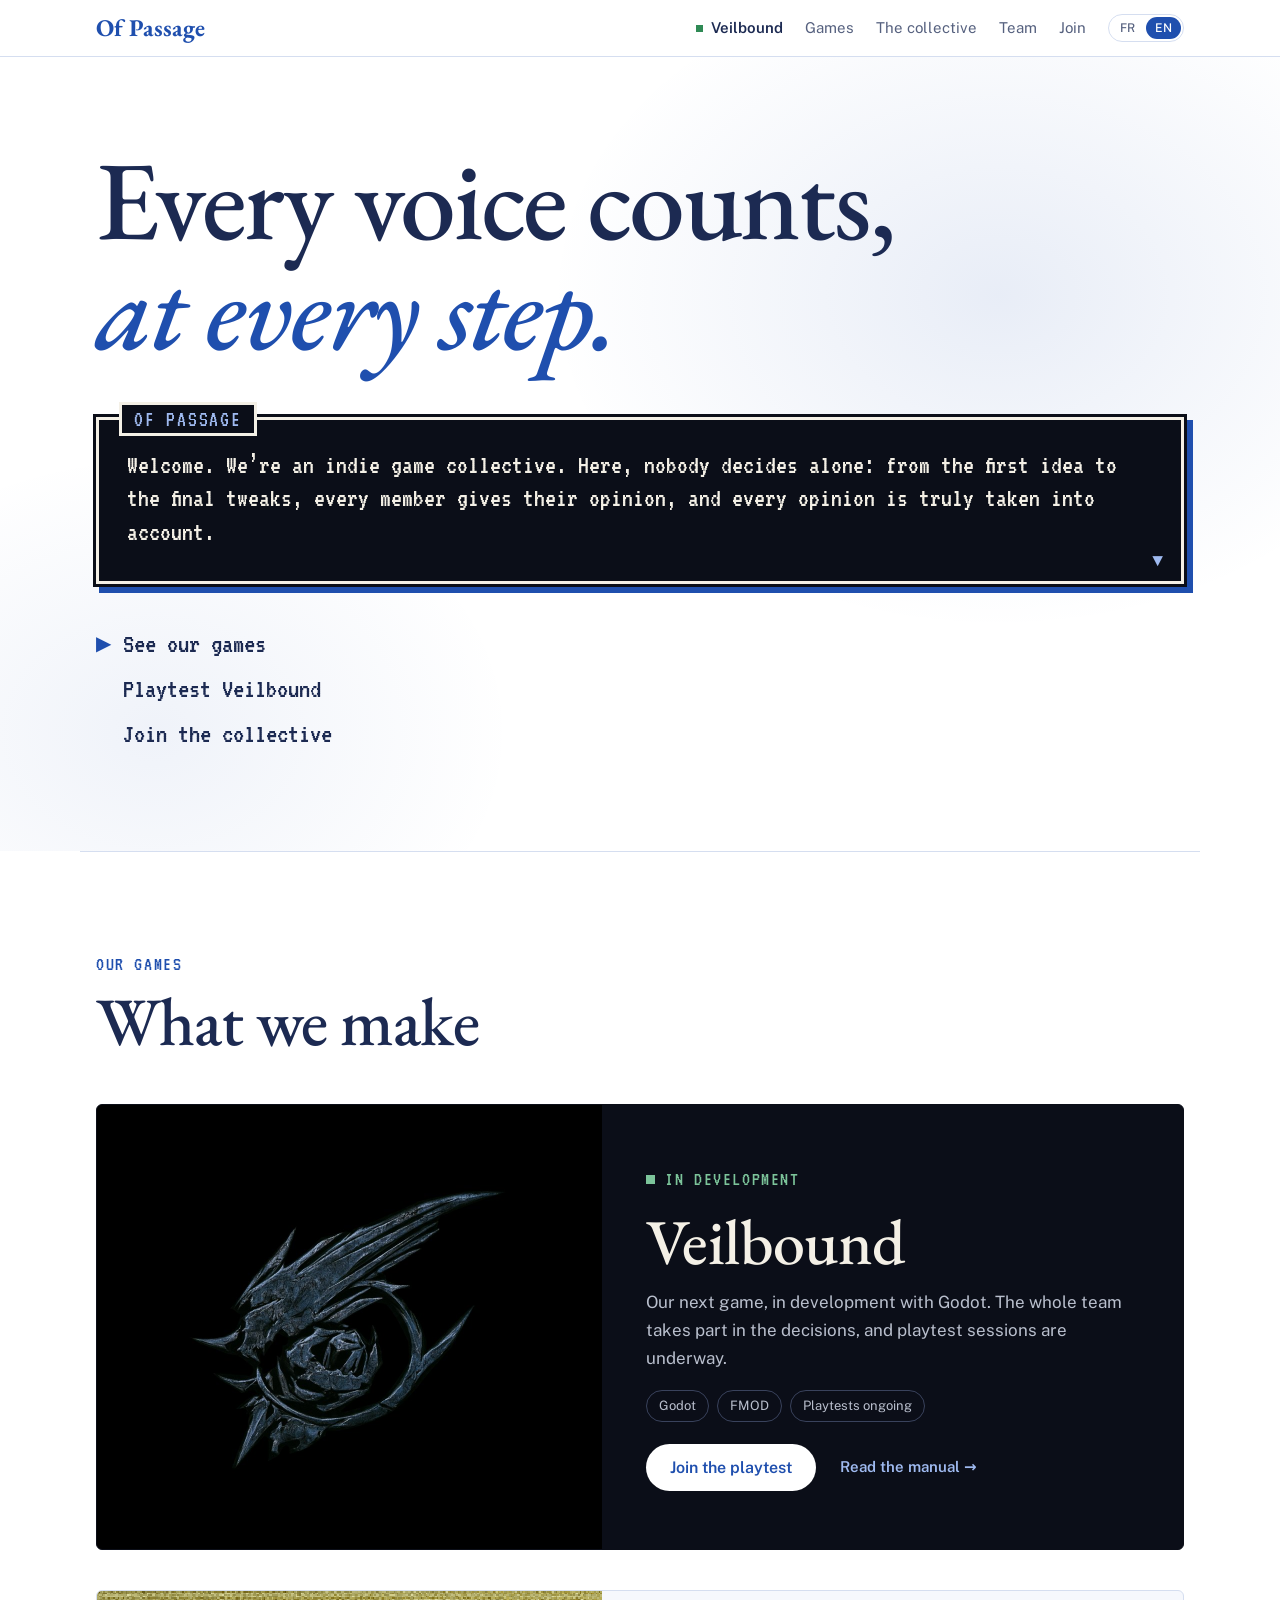
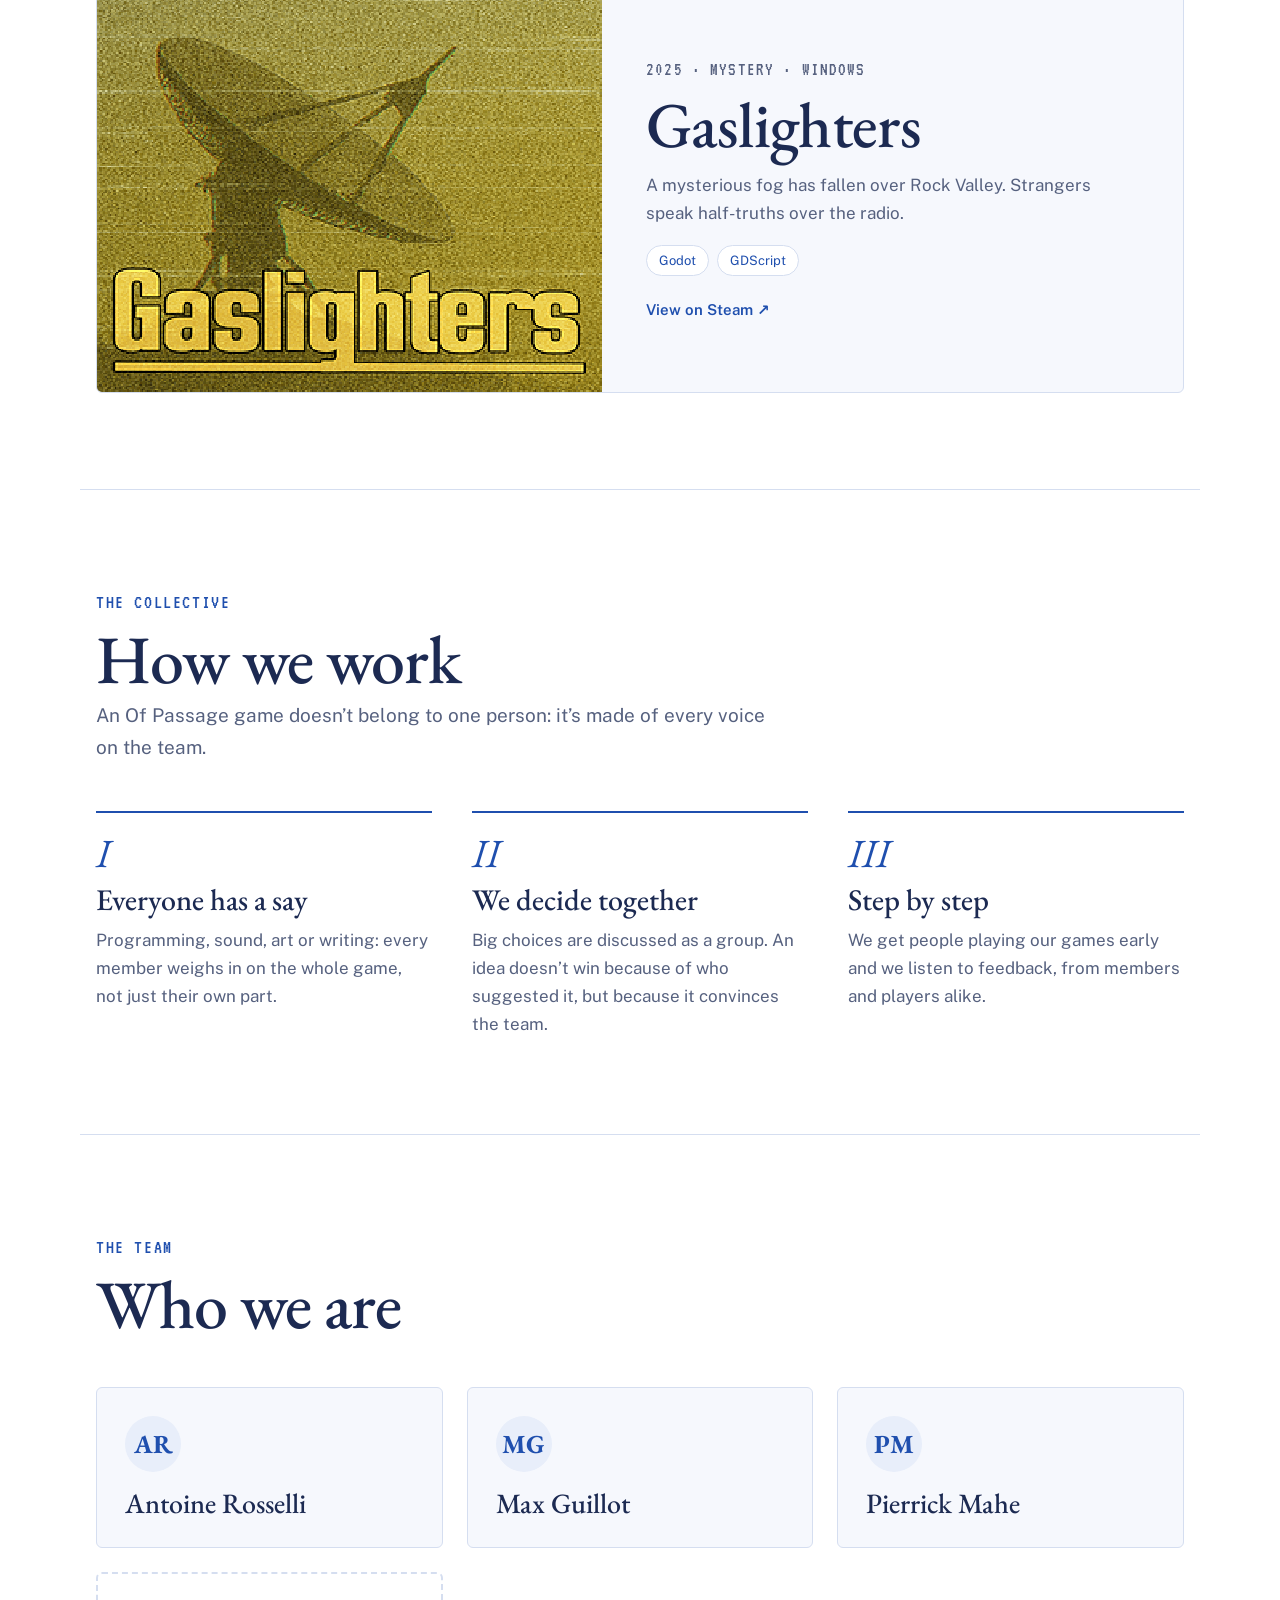
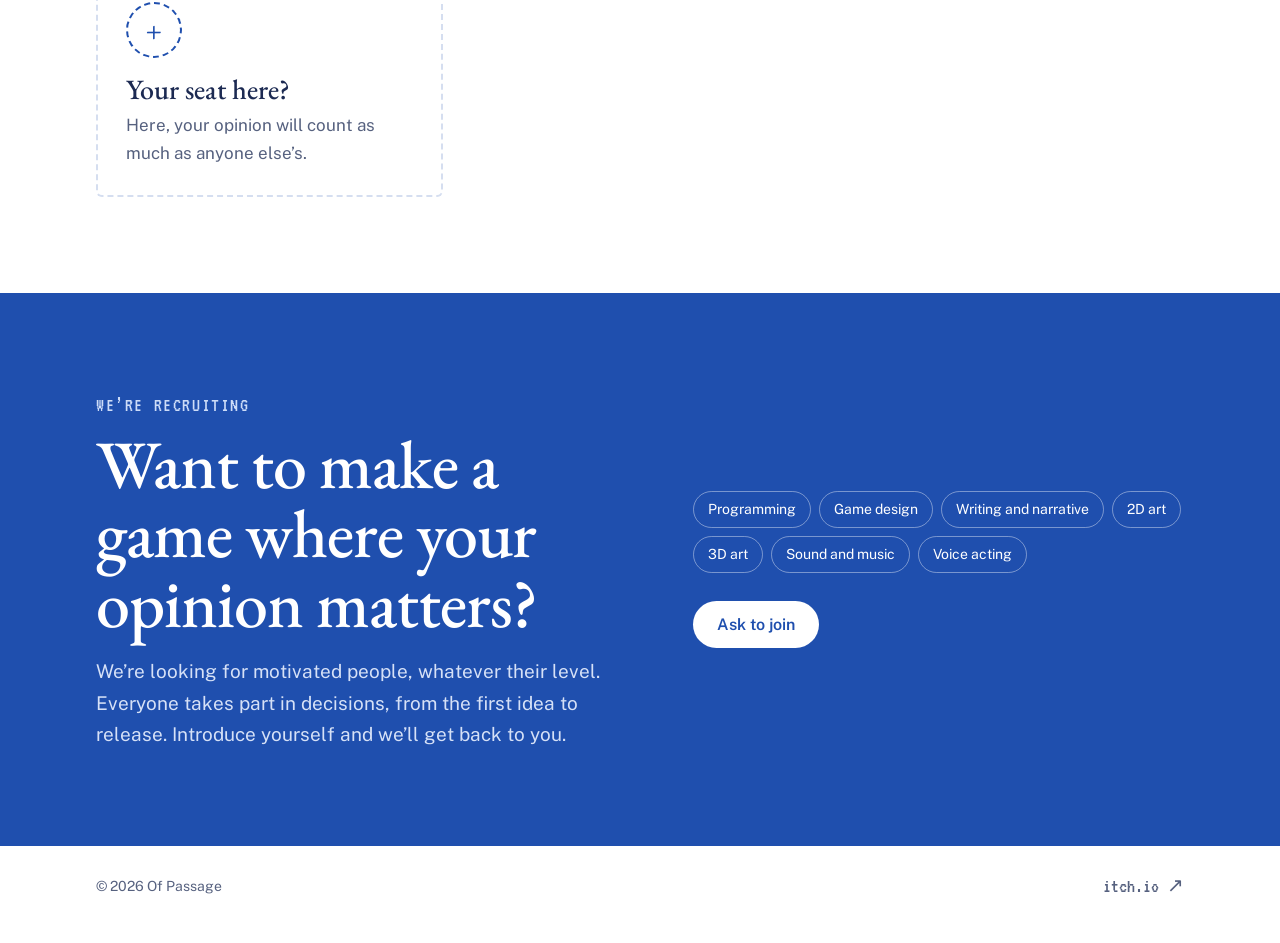
<file: index.html>
<!doctype html>
<html lang="fr">
<head>
  <meta charset="utf-8">
  <meta name="viewport" content="width=device-width, initial-scale=1, viewport-fit=cover">
  <title>Of Passage</title>
  <meta name="description" content="Of Passage, collectif de jeux vidéo indépendants où chaque membre a voix au chapitre, à chaque étape de la création : Gaslighters, Veilbound.">
  <meta name="theme-color" content="#ffffff">
  <meta property="og:type" content="website">
  <meta property="og:title" content="Of Passage">
  <meta property="og:description" content="Collectif de jeux vidéo indépendants où chaque voix compte, à chaque étape.">
  <!-- Une fois le site en ligne, remplace par l'adresse complète : https://ton-site/img/of-passage.png -->
  <meta property="og:image" content="img/of-passage.png">
  <link rel="icon" href="img/of-passage.png">
  <link rel="preconnect" href="https://fonts.googleapis.com">
  <link rel="preconnect" href="https://fonts.gstatic.com" crossorigin>
  <link href="https://fonts.googleapis.com/css2?family=EB+Garamond:ital,wght@0,400..700;1,400..700&family=Public+Sans:wght@400;500;600&family=VT323&display=swap" rel="stylesheet">
  <link rel="stylesheet" href="style.css">
</head>
<body>
  <!-- Les textes marqués data-i18n sont traduits par script.js (dictionnaire TEXTS) -->
  <a class="skip-link" href="#jeux" data-i18n="skip">Aller au contenu</a>

  <header class="nav">
    <div class="wrap nav-inner">
      <a href="#top" class="nav-logo" translate="no">Of Passage</a>
      <nav aria-label="Navigation principale" data-i18n-aria="navLabel">
        <a href="veilbound.html" class="nav-vb" translate="no">Veilbound</a>
        <a href="#jeux" data-i18n="navGames">Jeux</a>
        <a href="#collectif" data-i18n="navCollective">Le collectif</a>
        <a href="#equipe" data-i18n="navTeam">Équipe</a>
        <a href="#rejoindre" data-i18n="navJoin">Rejoindre</a>
        <div class="lang" role="group" aria-label="Langue" data-i18n-aria="langLabel">
          <button type="button" class="lang-btn" data-lang="fr" aria-pressed="true">FR</button>
          <button type="button" class="lang-btn" data-lang="en" aria-pressed="false">EN</button>
        </div>
      </nav>
    </div>
  </header>

  <main id="top">
    <!-- ===== INTRO ===== -->
    <section class="hero">
      <div class="wrap hero-inner">
        <h1 class="hero-tagline" data-i18n="tagline">Chaque voix compte,<br> <em>à chaque étape.</em></h1>

        <div class="dialog" role="group" aria-label="Présentation" data-i18n-aria="introLabel">
          <p class="dialog-name" translate="no">Of Passage</p>
          <p class="dialog-text" data-i18n="intro">
            Bienvenue. On est un collectif de jeux vidéo indépendants. Ici, personne ne décide seul : de la première idée aux derniers réglages, chaque membre donne son avis, et chaque avis est vraiment pris en compte.
          </p>
          <span class="dialog-next" aria-hidden="true">▼</span>
        </div>

        <ul class="menu">
          <li><a href="#jeux" data-i18n="menuGames">Voir nos jeux</a></li>
          <li><a href="#veilbound" data-i18n="menuPlaytest">Tester Veilbound</a></li>
          <li><a href="#rejoindre" data-i18n="menuJoin">Rejoindre le collectif</a></li>
        </ul>
      </div>
    </section>

    <!-- ===== JEUX ===== -->
    <section id="jeux" class="section wrap">
      <div class="section-head">
        <p class="eyebrow" data-i18n="gamesEyebrow">Nos jeux</p>
        <h2 data-i18n="gamesTitle">Ce qu'on fabrique</h2>
      </div>

      <div class="games">
        <!-- Veilbound : le jeu en cours -->
        <article class="game game-dark" id="veilbound">
          <div class="game-art game-art-dark">
            <img src="img/veilbound.jpg" alt="Logo de Veilbound" loading="lazy" data-i18n-alt="vbAlt">
          </div>
          <div class="game-body">
            <p class="status" data-i18n="vbStatus">En développement</p>
            <h3 translate="no">Veilbound</h3>
            <!-- À compléter : pitch, genre, date de sortie prévue -->
            <p data-i18n="vbText">
              Notre prochain jeu, en développement sous Godot. Toute l'équipe participe aux choix, et des sessions de playtest sont en cours.
            </p>
            <ul class="chips">
              <li>Godot</li>
              <li>FMOD</li>
              <li data-i18n="vbChipPlaytest">Playtests en cours</li>
            </ul>
            <div class="game-actions">
              <button type="button" class="btn btn-light" id="pt-join-open" data-i18n="vbJoin">Rejoindre le playtest</button>
              <a class="game-link game-link-light" href="veilbound.html#notice" data-i18n="vbNotices">Lire la notice →</a>
            </div>
          </div>
        </article>

        <!-- Gaslighters -->
        <article class="game">
          <a class="game-art" href="https://store.steampowered.com/app/3628610/Gaslighters/" target="_blank" rel="noopener" tabindex="-1" aria-hidden="true">
            <img src="img/cover-gaslighters.png" alt="" loading="lazy">
          </a>
          <div class="game-body">
            <p class="game-meta"><span>2025</span> · <span data-i18n="gsGenre">Mystère</span> · <span data-i18n="gsPlatform">Windows</span></p>
            <h3><a href="https://store.steampowered.com/app/3628610/Gaslighters/" target="_blank" rel="noopener" translate="no">Gaslighters</a></h3>
            <p data-i18n="gsText">
              Un brouillard mystérieux tombe sur Rock Valley. À la radio, des inconnus disent
              des demi-vérités.
            </p>
            <ul class="chips chips-blue">
              <li>Godot</li>
              <li>GDScript</li>
            </ul>
            <div class="game-actions">
              <a class="game-link" href="https://store.steampowered.com/app/3628610/Gaslighters/" target="_blank" rel="noopener" data-i18n="gsPlay">Voir sur Steam ↗</a>
            </div>
          </div>
        </article>
      </div>
    </section>

    <!-- ===== LE COLLECTIF ===== -->
    <section id="collectif" class="section wrap">
      <div class="section-head">
        <p class="eyebrow" data-i18n="collEyebrow">Le collectif</p>
        <h2 data-i18n="collTitle">Comment on travaille</h2>
        <p class="lead" data-i18n="collLead">Un jeu Of Passage n'appartient pas à une seule personne : il est fait de toutes les voix de l'équipe.</p>
      </div>
      <ol class="pillars">
        <li>
          <span class="pillar-num" aria-hidden="true">I</span>
          <h3 data-i18n="p1Title">Tout le monde a voix au chapitre</h3>
          <p data-i18n="p1Text">Programmation, son, art ou écriture : chaque membre donne son avis sur tout le jeu, pas seulement sur sa partie.</p>
        </li>
        <li>
          <span class="pillar-num" aria-hidden="true">II</span>
          <h3 data-i18n="p2Title">On décide ensemble</h3>
          <p data-i18n="p2Text">Les choix importants se discutent en groupe. Une idée ne passe pas parce qu'elle vient de quelqu'un, mais parce qu'elle convainc l'équipe.</p>
        </li>
        <li>
          <span class="pillar-num" aria-hidden="true">III</span>
          <h3 data-i18n="p3Title">On avance pas à pas</h3>
          <p data-i18n="p3Text">On fait jouer nos jeux tôt et on écoute les retours, ceux des membres comme ceux des joueurs.</p>
        </li>
      </ol>
    </section>

    <!-- ===== ÉQUIPE ===== -->
    <section id="equipe" class="section wrap">
      <div class="section-head">
        <p class="eyebrow" data-i18n="teamEyebrow">L'équipe</p>
        <h2 data-i18n="teamTitle">Qui on est</h2>
      </div>
      <!-- La liste se remplit depuis script.js (TEAM) -->
      <ul class="team" id="team-list"></ul>
    </section>

    <!-- ===== REJOINDRE ===== -->
    <section id="rejoindre" class="join-band">
      <div class="wrap join-band-inner">
        <div>
          <p class="eyebrow eyebrow-light" data-i18n="joinEyebrow">On recrute</p>
          <h2 data-i18n="joinBandTitle">Envie de créer un jeu où ton avis compte ?</h2>
          <p class="lead" data-i18n="joinBandLead">
            On cherche des personnes motivées, quel que soit leur niveau. Chacun participe aux décisions, de la première idée à la sortie. Présente-toi, on te répond.
          </p>
        </div>
        <div class="join-band-side">
          <ul class="roles" aria-label="Rôles recherchés" data-i18n-aria="rolesLabel">
            <li data-i18n="roleProg">Programmation</li>
            <li>Game design</li>
            <li data-i18n="roleWriting">Écriture et narration</li>
            <li data-i18n="role2d">Art 2D</li>
            <li data-i18n="role3d">Art 3D</li>
            <li data-i18n="roleSound">Son et musique</li>
            <li data-i18n="roleVoice">Doublage</li>
          </ul>
          <div class="join-band-actions">
            <button type="button" class="btn btn-light" id="op-join-open" data-i18n="opJoin">Demander à rejoindre</button>
            <!-- Liens du collectif : remplis-les dans script.js (OP_LINKS) -->
            <ul class="op-links" id="op-links"></ul>
          </div>
        </div>
      </div>
    </section>

    <!-- Formulaire pour rejoindre Of Passage -->
    <dialog class="join" id="op-join" aria-labelledby="join-title">
      <form class="join-form" id="op-join-form" method="dialog" novalidate>
        <p class="dialog-name" translate="no">Of Passage</p>
        <h3 id="join-title" data-i18n="joinTitle">Rejoindre le collectif</h3>
        <p class="join-help" data-i18n="joinHelp">Présente-toi en quelques lignes. Le bouton prépare un email avec tes réponses, tu n'as plus qu'à l'envoyer.</p>

        <label for="join-name" data-i18n="fieldName">Ton nom ou pseudo</label>
        <input id="join-name" name="name" type="text" required autocomplete="name">

        <label for="join-role" data-i18n="fieldRole">Ce que tu fais</label>
        <select id="join-role" name="role" required>
          <option value="" data-i18n="rolePick">Choisis un rôle</option>
          <option data-i18n="roleProg">Programmation</option>
          <option>Game design</option>
          <option data-i18n="roleWriting">Écriture et narration</option>
          <option data-i18n="role2d">Art 2D</option>
          <option data-i18n="role3d">Art 3D</option>
          <option data-i18n="roleSound">Son et musique</option>
          <option data-i18n="roleVoice">Doublage</option>
          <option data-i18n="roleOther">Autre</option>
        </select>

        <label for="join-link" data-i18n="fieldLink">Un lien vers ton travail <span>(facultatif)</span></label>
        <input id="join-link" name="link" type="url" placeholder="https://" autocomplete="url" spellcheck="false">

        <label for="join-msg" data-i18n="fieldWhy">Pourquoi Of Passage ?</label>
        <textarea id="join-msg" name="message" rows="4" required></textarea>

        <p class="join-error" id="join-error" role="alert" hidden></p>
        <p class="join-done" id="join-done" role="status" hidden></p>

        <div class="join-actions">
          <button type="button" class="join-cancel" id="op-join-close" data-i18n="cancel">Annuler</button>
          <button type="submit" class="btn" data-i18n="prepareEmail">Préparer l'email</button>
        </div>
      </form>
    </dialog>

    <!-- Formulaire pour rejoindre le playtest de Veilbound -->
    <dialog class="join" id="pt-join" aria-labelledby="pt-title">
      <form class="join-form" id="pt-join-form" method="dialog" novalidate>
        <p class="dialog-name" translate="no">Veilbound</p>
        <h3 id="pt-title" data-i18n="ptTitle">Rejoindre le playtest</h3>
        <p class="join-help" data-i18n="ptHelp">Dis-nous qui tu es. Le bouton prépare un email avec tes réponses, tu n'as plus qu'à l'envoyer.</p>

        <label for="pt-name" data-i18n="fieldName">Ton nom ou pseudo</label>
        <input id="pt-name" name="name" type="text" required autocomplete="name">

        <label for="pt-exp" data-i18n="ptFieldExp">Tu as déjà fait des playtests ?</label>
        <select id="pt-exp" name="experience" required>
          <option value="" data-i18n="ptExpPick">Choisis une réponse</option>
          <option data-i18n="ptExpNever">Jamais, ce sera le premier</option>
          <option data-i18n="ptExpFew">Quelques fois</option>
          <option data-i18n="ptExpOften">Souvent</option>
          <option data-i18n="ptExpPro">Je suis testeur QA</option>
        </select>

        <label for="pt-games" data-i18n="ptFieldGames">Tes jeux préférés <span>(facultatif)</span></label>
        <input id="pt-games" name="games" type="text" autocomplete="off">

        <label for="pt-msg" data-i18n="ptFieldMsg">Un mot pour nous ? <span>(facultatif)</span></label>
        <textarea id="pt-msg" name="message" rows="3"></textarea>

        <p class="join-error" id="pt-error" role="alert" hidden></p>
        <p class="join-done" id="pt-done" role="status" hidden></p>

        <div class="join-actions">
          <button type="button" class="join-cancel" id="pt-join-close" data-i18n="cancel">Annuler</button>
          <button type="submit" class="btn" data-i18n="prepareEmail">Préparer l'email</button>
        </div>
      </form>
    </dialog>
  </main>

  <footer class="footer wrap">
    <span>© <span id="year">2026</span> <span translate="no">Of Passage</span></span>
    <a class="pixel" href="https://antowaan.itch.io/" target="_blank" rel="noopener">itch.io ↗</a>
  </footer>

  <script src="script.js"></script>
</body>
</html>
</file>
<file: style.css>
/* Of Passage : bleu aquarelle sur blanc, comme le logo.
   Mêmes polices et même boîte de dialogue que le portfolio d'antowaan. */
:root {
  --bg: #ffffff;
  --paper: #f6f8fd;        /* fond des cartes */
  --ink: #1c2a52;          /* texte principal */
  --muted: #56617f;
  --blue: #1f4fae;         /* bleu du logo */
  --blue-dark: #173f8f;
  --blue-soft: #e8eefa;
  --line: #d5def0;
  --dialog-bg: #0b0e18;
  --dialog-text: #f4f0e6;
  --dialog-accent: #9fbaf0;
  --live: #2f8a55;

  --serif: "EB Garamond", Garamond, "Times New Roman", serif;
  --body: "Public Sans", "Segoe UI", system-ui, sans-serif;
  --pixel: "VT323", "Courier New", monospace;

  color-scheme: light;
}

* { box-sizing: border-box; margin: 0; padding: 0; }
html { scroll-behavior: smooth; }
body {
  background: var(--bg);
  color: var(--ink);
  font: 400 17px/1.65 var(--body);
  -webkit-font-smoothing: antialiased;
  overflow-x: hidden;
}
img { display: block; max-width: 100%; }
[hidden] { display: none !important; }
a { color: inherit; text-decoration: none; }
:focus-visible { outline: 2px solid var(--blue); outline-offset: 3px; border-radius: 2px; }
h1, h2, h3 { text-wrap: balance; }

.wrap {
  max-width: 1120px;
  margin-inline: auto;
  padding-left: max(16px, env(safe-area-inset-left, 0px));
  padding-right: max(16px, env(safe-area-inset-right, 0px));
}
.pixel { font-family: var(--pixel); font-size: 20px; }

.skip-link {
  position: absolute; left: 16px; top: -60px; z-index: 100;
  background: var(--blue); color: #fff; padding: 8px 14px; border-radius: 4px;
}
.skip-link:focus { top: 12px; }

/* Navigation */
.nav {
  position: sticky; top: 0; z-index: 40;
  background: color-mix(in srgb, var(--bg) 90%, transparent);
  backdrop-filter: blur(10px);
  border-bottom: 1px solid var(--line);
}
.nav-inner { display: flex; justify-content: space-between; align-items: center; gap: 16px; padding-block: 14px; }
.nav-logo { font-family: var(--serif); font-weight: 700; font-size: 24px; line-height: 1; color: var(--blue); white-space: nowrap; }
.nav nav { display: flex; align-items: center; gap: 22px; font-size: 15px; color: var(--muted); }
.nav nav a:hover { color: var(--blue); }
/* Lien « Veilbound » : mis en avant, avec le point vert « en développement » */
.nav nav a.nav-vb { display: inline-flex; align-items: center; gap: 8px; font-weight: 600; color: var(--ink); }
.nav nav a.nav-vb::before { content: ""; width: 7px; height: 7px; background: var(--live); animation: blink 1.6s steps(2) infinite; }
.nav nav a.nav-vb[aria-current="page"] { color: var(--blue); }
.lang { display: flex; gap: 2px; border: 1px solid var(--line); border-radius: 999px; padding: 2px; }
.lang-btn {
  font: 500 12px var(--body); color: var(--muted); background: transparent;
  border: 0; border-radius: 999px; padding: 4px 9px; cursor: pointer;
}
.lang-btn[aria-pressed="true"] { background: var(--blue); color: #fff; }

/* Intro : lavis d'aquarelle bleue derrière le logo */
.hero {
  background:
    radial-gradient(ellipse 50% 60% at 78% 30%, rgb(31 79 174 / .10), transparent 70%),
    radial-gradient(ellipse 40% 50% at 12% 85%, rgb(31 79 174 / .07), transparent 70%);
}
.hero-inner { padding-block: 88px 96px; display: grid; gap: 40px; justify-items: start; }
.hero-tagline {
  font-family: var(--serif); font-weight: 500; font-size: clamp(52px, 9vw, 112px); line-height: .98;
  letter-spacing: -.02em; color: var(--ink);
}
.hero-tagline em { color: var(--blue); }

/* Boîte de dialogue façon RPG (comme le portfolio) */
.dialog {
  position: relative;
  justify-self: stretch; /* prend toute la largeur de la page */
  margin-top: 12px;
  background: var(--dialog-bg);
  color: var(--dialog-text);
  border: 3px solid var(--dialog-text);
  box-shadow: 0 0 0 3px var(--dialog-bg), 6px 6px 0 3px var(--blue);
  padding: 28px 28px 32px;
  font-family: var(--pixel);
  font-size: clamp(22px, 2.6vw, 27px);
  line-height: 1.25;
}
.dialog-name {
  position: absolute; top: -18px; left: 20px;
  background: var(--dialog-bg);
  border: 3px solid var(--dialog-text);
  padding: 0 12px;
  font-family: var(--pixel); font-size: 22px; line-height: 28px;
  text-transform: uppercase; letter-spacing: .08em;
  color: var(--dialog-accent);
}
.dialog-next {
  position: absolute; right: 18px; bottom: 8px;
  color: var(--dialog-accent); font-size: 18px;
  animation: bob 1s steps(2) infinite;
}
@keyframes bob { 50% { transform: translateY(4px); } }

/* Liens présentés comme un menu de jeu */
.menu { list-style: none; display: grid; gap: 4px; font-family: var(--pixel); font-size: 28px; line-height: 1.3; }
.menu a { display: inline-flex; gap: 12px; padding-block: 2px; }
.menu a::before { content: "▶"; color: var(--blue); visibility: hidden; font-size: .7em; align-self: center; }
.menu a:hover::before, .menu a:focus-visible::before, .menu li:first-child a::before { visibility: visible; }
.menu a:hover, .menu a:focus-visible { color: var(--blue); }

/* Sections */
.section { padding-block: 96px; border-top: 1px solid var(--line); scroll-margin-top: 64px; }
.section-head { display: grid; gap: 6px; margin-bottom: 48px; }
.eyebrow {
  font-family: var(--pixel); font-size: 20px; text-transform: uppercase;
  letter-spacing: .08em; color: var(--blue);
}
h2 {
  font-family: var(--serif); font-weight: 500;
  font-size: clamp(40px, 6vw, 68px); line-height: 1.02; letter-spacing: -.015em;
}
.lead { max-width: 56ch; font-size: 19px; color: var(--muted); }

/* Jeux */
.games { display: grid; gap: 40px; }
.game {
  display: grid; grid-template-columns: 1fr 1.15fr;
  border: 1px solid var(--line); border-radius: 6px; overflow: hidden;
  background: var(--paper);
}
.game-art { display: block; overflow: hidden; background: var(--blue-soft); min-height: 280px; }
.game-art img { width: 100%; height: 100%; object-fit: cover; image-rendering: pixelated; transition: transform .35s; }
.game:hover .game-art img { transform: scale(1.03); }
.game-art-dark { background: #000; display: grid; place-items: center; padding: 32px; }
.game-art-dark img { max-height: 380px; object-fit: contain; image-rendering: auto; }
.game-body { padding: 44px; display: grid; gap: 14px; align-content: center; min-width: 0; }
.game h3 { font-family: var(--serif); font-weight: 500; font-size: clamp(44px, 6vw, 64px); line-height: 1; letter-spacing: -.01em; }
.game h3 a:hover { color: var(--blue); }
.game p { color: var(--muted); max-width: 52ch; }
.game-meta { font-family: var(--pixel); font-size: 19px; line-height: 1; text-transform: uppercase; letter-spacing: .06em; }
.game-actions { display: flex; flex-wrap: wrap; align-items: center; gap: 12px 24px; margin-top: 8px; }
.game-link { font-weight: 600; font-size: 15px; color: var(--blue); }
.game-link:hover { text-decoration: underline; text-underline-offset: 3px; }

/* Veilbound : carte sombre, le jeu en cours */
.game-dark { background: var(--dialog-bg); border-color: var(--dialog-bg); color: var(--dialog-text); }
.game-dark p { color: #b9bfcd; }
.game-link-light { color: var(--dialog-accent); }
.status {
  font-family: var(--pixel); font-size: 20px; text-transform: uppercase; letter-spacing: .08em;
  color: #7cc49a !important; display: inline-flex; align-items: center; gap: 10px;
}
.status::before { content: ""; width: 9px; height: 9px; background: #7cc49a; animation: blink 1.6s steps(2) infinite; }
@keyframes blink { 50% { opacity: .25; } }

.chips { list-style: none; display: flex; flex-wrap: wrap; gap: 8px; margin-top: 4px; }
.chips li { font-size: 13px; color: #b9bfcd; border: 1px solid #39425c; border-radius: 999px; padding: 4px 12px; }
.chips-blue li { color: var(--blue); border-color: var(--line); background: var(--bg); }

/* Boutons */
.btn {
  font: 600 16px var(--body);
  background: var(--blue); color: #fff;
  border: 0; border-radius: 999px; padding: 14px 24px; cursor: pointer;
  transition: background .2s, transform .2s;
}
.btn:hover { background: var(--blue-dark); transform: translateY(-1px); }
.btn-light { background: #fff; color: var(--blue); }
.btn-light:hover { background: var(--blue-soft); }
.btn-light:focus-visible { outline-color: #fff; }

/* Comment on travaille */
.pillars { list-style: none; display: grid; grid-template-columns: repeat(3, minmax(0, 1fr)); gap: 40px; }
.pillars li { display: grid; gap: 10px; align-content: start; border-top: 2px solid var(--blue); padding-top: 20px; }
.pillar-num { font-family: var(--serif); font-style: italic; font-size: 40px; line-height: 1; color: var(--blue); }
.pillars h3 { font-family: var(--serif); font-weight: 500; font-size: 30px; line-height: 1.1; }
.pillars p { color: var(--muted); }

/* Équipe */
.team { list-style: none; display: grid; grid-template-columns: repeat(auto-fill, minmax(260px, 1fr)); gap: 24px; }
.member {
  display: grid; gap: 6px; align-content: start;
  padding: 28px; border: 1px solid var(--line); border-radius: 6px; background: var(--paper);
}
.member-avatar {
  width: 56px; height: 56px; margin-bottom: 10px; border-radius: 50%;
  display: grid; place-items: center;
  background: var(--blue-soft); color: var(--blue);
  font-family: var(--serif); font-weight: 700; font-size: 26px;
}
.member h3, .member-name { font-family: var(--serif); font-weight: 500; font-size: 28px; line-height: 1.1; }
/* Carte « ta place ici » */
.member-open { width: 100%; height: 100%; background: transparent; border-style: dashed; border-width: 2px; cursor: pointer; text-align: left; font: inherit; color: inherit; }
.member-open:hover { border-color: var(--blue); background: var(--blue-soft); }
.member-open .member-avatar { background: transparent; border: 2px dashed var(--blue); }
.member-open p { color: var(--muted); }

/* Bande « Rejoindre » */
.join-band { background: var(--blue); color: #fff; scroll-margin-top: 64px; }
.join-band-inner { display: grid; grid-template-columns: 1.1fr 1fr; gap: 56px; align-items: center; padding-block: 96px; }
.join-band h2 { margin-block: 8px 18px; }
.join-band .lead { color: #d6e1f7; }
.eyebrow-light { color: #cddcf8; }
.join-band-side { display: grid; gap: 28px; }
.roles { list-style: none; display: flex; flex-wrap: wrap; gap: 8px; }
.roles li { font-size: 14px; border: 1px solid rgb(255 255 255 / .4); border-radius: 999px; padding: 6px 14px; }
.join-band-actions { display: flex; flex-wrap: wrap; align-items: center; gap: 12px 24px; }
.op-links { list-style: none; display: flex; flex-wrap: wrap; gap: 16px; font-weight: 600; font-size: 15px; }
.op-links:empty { display: none; }
.op-links a:hover { text-decoration: underline; text-underline-offset: 3px; }

/* Formulaires : même boîte de dialogue que l'intro */
.join {
  margin: auto; border: 0; background: transparent;
  padding: 32px 16px 20px;
  width: min(560px, 100%); max-height: 100dvh; overflow-y: auto; color: var(--dialog-text);
}
.join::backdrop { background: rgb(8 10 18 / .72); backdrop-filter: blur(3px); }
.join-form {
  position: relative; display: grid; gap: 8px;
  background: var(--dialog-bg); border: 3px solid var(--dialog-text);
  box-shadow: 0 0 0 3px var(--dialog-bg), 6px 6px 0 3px var(--blue);
  padding: 36px 24px 24px;
}
.join-form .dialog-name { z-index: 1; }
.join-form h3 { font-family: var(--serif); font-weight: 500; font-size: 34px; line-height: 1.1; }
.join-help { color: #b9bfcd; font-size: 15px; margin-bottom: 8px; }
.join-form label { font-family: var(--pixel); font-size: 20px; margin-top: 8px; }
.join-form label span { color: #8a91a3; }
.join-form input, .join-form select, .join-form textarea {
  font: 400 16px var(--body); color: var(--dialog-text);
  background: #161b2b; border: 1px solid #39425c; border-radius: 4px;
  padding: 10px 12px; width: 100%;
}
.join-form textarea { resize: vertical; }
.join-form input:focus, .join-form select:focus, .join-form textarea:focus {
  outline: 2px solid var(--dialog-accent); outline-offset: 1px; border-color: transparent;
}
.join-error { color: #ff9b8f; font-size: 14px; }
.join-done { color: #9fe0b8; font-size: 15px; }
.join-actions { display: flex; justify-content: flex-end; gap: 12px; margin-top: 16px; }
.join-cancel {
  font: 500 15px var(--body); color: #b9bfcd; background: transparent;
  border: 1px solid #39425c; border-radius: 999px; padding: 12px 20px; cursor: pointer;
}
.join-cancel:hover { color: var(--dialog-text); border-color: #8a91a3; }

.footer {
  display: flex; justify-content: space-between; align-items: center;
  padding-block: 24px 40px;
  color: var(--muted); font-size: 14px;
}
.footer a:hover { color: var(--blue); }

/* ===== Page Veilbound ===== */
.vb-hero { background: var(--dialog-bg); color: var(--dialog-text); }
.vb-hero-inner { display: grid; grid-template-columns: 1fr 1.1fr; gap: 56px; align-items: center; padding-block: 72px 88px; }
.vb-hero-art { background: #000; display: grid; place-items: center; border-radius: 6px; overflow: hidden; }
.vb-hero-art img { width: 100%; max-height: 460px; object-fit: contain; }
.vb-hero-body { display: grid; gap: 16px; justify-items: start; min-width: 0; }
.vb-hero h1 { font-family: var(--serif); font-weight: 500; font-size: clamp(56px, 9vw, 104px); line-height: .95; letter-spacing: -.015em; }
.vb-hero-text { color: #b9bfcd; font-size: 18px; max-width: 52ch; }
a.btn { display: inline-block; }

/* Bouton « Lire la notice » */
.note {
  width: 100%; display: flex; justify-content: space-between; align-items: baseline; gap: 16px;
  padding: 24px 28px; text-align: left; cursor: pointer;
  font: inherit; color: inherit; background: var(--paper);
  border: 1px solid var(--line); border-left: 4px solid var(--blue); border-radius: 6px;
  transition: border-color .2s, background .2s;
}
.note:hover, .note:focus-visible { border-color: var(--blue); background: var(--blue-soft); }
.note-title { font-family: var(--serif); font-weight: 500; font-size: 30px; line-height: 1.15; }
.note-read { font-weight: 600; font-size: 15px; color: var(--blue); white-space: nowrap; }

/* Lecteur plein écran */
.reader {
  position: fixed; inset: 0; z-index: 100;
  display: grid; grid-template-rows: auto 1fr;
  background: var(--dialog-bg); color: var(--dialog-text);
}
.reader[hidden] { display: none !important; }
.reader-bar { display: flex; align-items: center; gap: 16px 24px; padding: 12px 16px 12px 24px; border-bottom: 1px solid #262c40; }
.reader-title { font-family: var(--pixel); font-size: 22px; text-transform: uppercase; letter-spacing: .06em; color: var(--dialog-accent); }
.reader-help { margin-left: auto; font-size: 14px; color: #8a91a3; }
.reader-close {
  width: 44px; height: 44px; display: grid; place-items: center;
  font-size: 30px; line-height: 1; color: var(--dialog-text);
  background: transparent; border: 1px solid #39425c; border-radius: 999px; cursor: pointer;
}
.reader-close:hover { border-color: var(--dialog-accent); }
.reader-close:focus-visible { outline-color: var(--dialog-accent); }
.reader-loading { position: absolute; inset: 50% 16px auto; text-align: center; font-family: var(--pixel); font-size: 24px; color: #b9bfcd; }
.reader-pdf { color: var(--dialog-accent); text-decoration: underline; text-underline-offset: 3px; }
.reader-stage { display: grid; place-items: center; min-height: 0; padding: 12px 16px; overflow: hidden; }
#book img { width: 100%; height: 100%; display: block; background: #fff; }

@media (max-width: 820px) {
  .game, .join-band-inner { grid-template-columns: 1fr; }
  .game-art { min-height: 0; aspect-ratio: 315 / 250; }
  .game-art-dark { aspect-ratio: auto; }
  .pillars { grid-template-columns: 1fr; gap: 32px; }
  .vb-hero-inner { grid-template-columns: 1fr; gap: 36px; padding-block: 48px 64px; }
  .vb-hero-art img { max-height: 320px; }
  .reader-help { display: none; }
  .reader-title { margin-right: auto; }
  .join-band-inner { gap: 36px; padding-block: 72px; }
}
@media (max-width: 680px) {
  .nav nav > a:not(.nav-vb) { display: none; } /* sur mobile : logo, Veilbound et langue */
  .hero-inner { padding-block: 40px 72px; }
  .game-body { padding: 28px 20px; }
  .dialog { padding: 26px 18px 30px; }
  .section { padding-block: 64px; }
  .menu { font-size: 25px; }
}

@media (prefers-reduced-motion: reduce) {
  *, *::before { transition: none !important; animation: none !important; }
  html { scroll-behavior: auto; }
}
</file>
